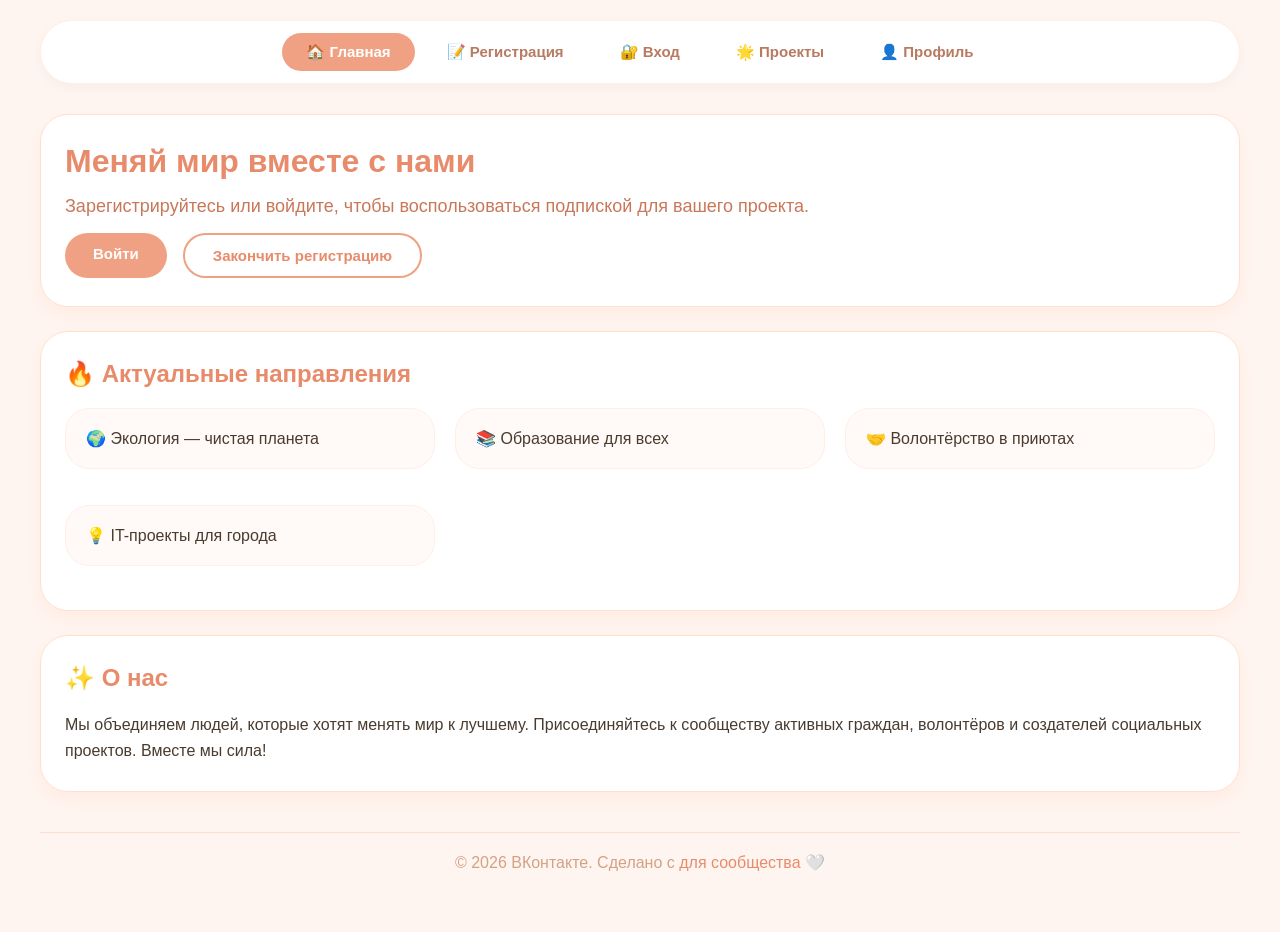
<file: index.html>
<!DOCTYPE html>
<html lang="ru">
<head>
    <meta charset="UTF-8">
    <meta name="viewport" content="width=device-width, initial-scale=1.0">
    <title>Главная | Меняй мир вместе с нами</title>
    <link rel="stylesheet" href="style.css">
</head>
<body>
    <div class="container">
        <div class="top-nav">
            <a href="index.html" class="nav-link active">🏠 Главная</a>
            <a href="register.html" class="nav-link">📝 Регистрация</a>
            <a href="login.html" class="nav-link">🔐 Вход</a>
            <a href="projects.html" class="nav-link">🌟 Проекты</a>
            <a href="profile.html" class="nav-link">👤 Профиль</a>
        </div>

        <div class="card">
            <h1>Меняй мир вместе с нами</h1>
            <p style="font-size: 18px; margin: 16px 0; color: #c97759;">Зарегистрируйтесь или войдите, чтобы воспользоваться подпиской для вашего проекта.</p>
            <div style="display: flex; gap: 16px; flex-wrap: wrap; margin-top: 8px;">
                <a href="login.html" class="btn">Войти</a>
                <a href="register.html" class="btn btn-outline">Закончить регистрацию</a>
            </div>
        </div>

        <div class="card">
            <h2>🔥 Актуальные направления</h2>
            <div class="project-grid">
                <div class="project-card">🌍 Экология — чистая планета</div>
                <div class="project-card">📚 Образование для всех</div>
                <div class="project-card">🤝 Волонтёрство в приютах</div>
                <div class="project-card">💡 IT-проекты для города</div>
            </div>
        </div>

        <div class="card">
            <h2>✨ О нас</h2>
            <p style="line-height: 1.6;">Мы объединяем людей, которые хотят менять мир к лучшему. Присоединяйтесь к сообществу активных граждан, волонтёров и создателей социальных проектов. Вместе мы сила!</p>
        </div>
    </div>

    <div class="footer">
        © 2026 ВКонтакте. Сделано с <a href="#">для сообщества</a> 🤍
    </div>
</body>
</html>
</file>
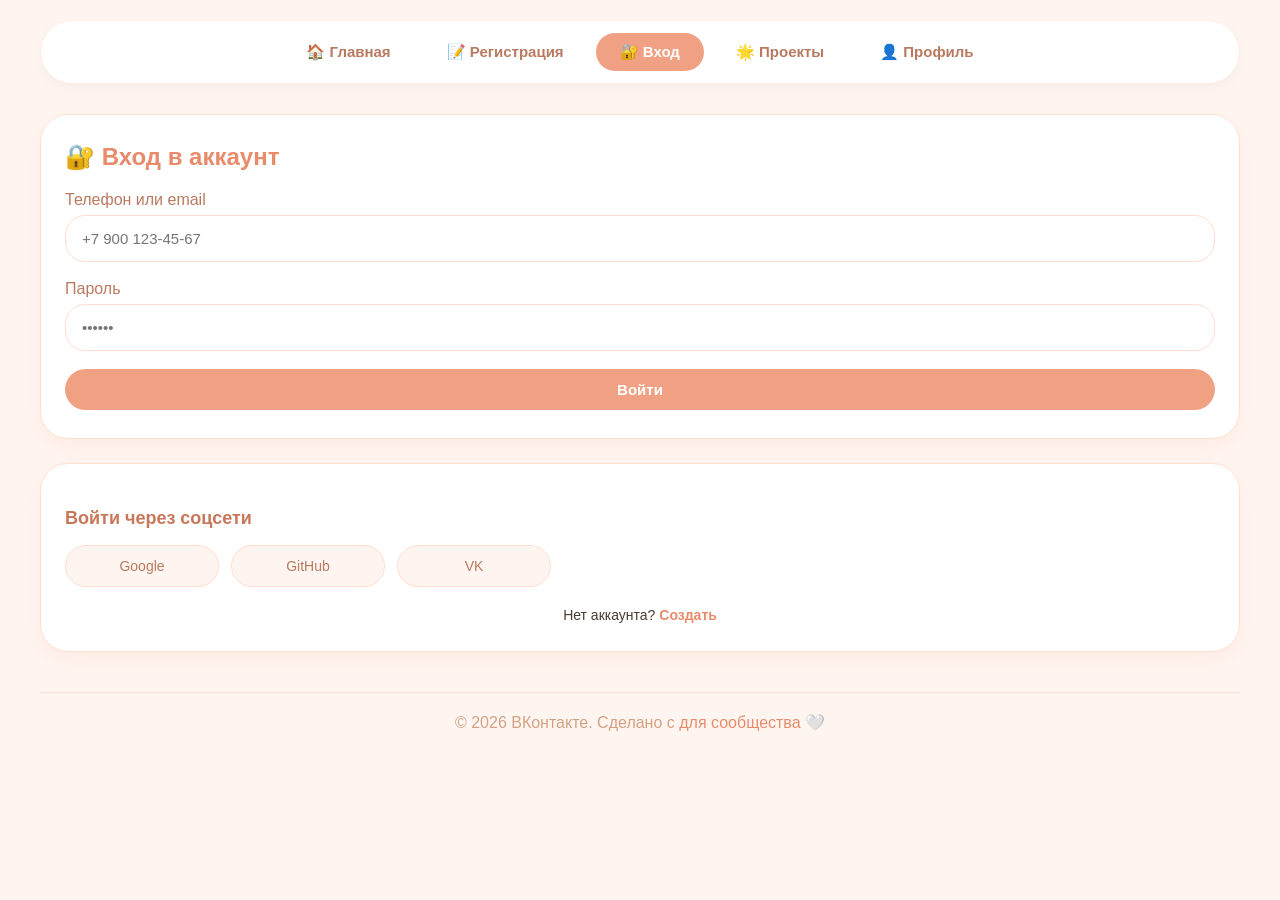
<file: login.html>
<!DOCTYPE html>
<html lang="ru">
<head>
    <meta charset="UTF-8">
    <meta name="viewport" content="width=device-width, initial-scale=1.0">
    <title>Вход | Меняй мир</title>
    <link rel="stylesheet" href="style.css">
</head>
<body>
    <div class="container">
        <div class="top-nav">
            <a href="index.html" class="nav-link">🏠 Главная</a>
            <a href="register.html" class="nav-link">📝 Регистрация</a>
            <a href="login.html" class="nav-link active">🔐 Вход</a>
            <a href="projects.html" class="nav-link">🌟 Проекты</a>
            <a href="profile.html" class="nav-link">👤 Профиль</a>
        </div>

        <div class="card">
            <h2>🔐 Вход в аккаунт</h2>
            <div class="input-group">
                <label>Телефон или email</label>
                <input type="text" placeholder="+7 900 123-45-67" id="loginUser">
            </div>
            <div class="input-group">
                <label>Пароль</label>
                <input type="password" placeholder="••••••" id="loginPass">
            </div>
            <a href="profile.html" class="btn" style="width: 100%; text-align: center; display: block;">Войти</a>
        </div>

        <div class="card">
            <h3>Войти через соцсети</h3>
            <div class="social-grid">
                <button class="social-btn" onclick="alert('Вход через Google')">Google</button>
                <button class="social-btn" onclick="alert('Вход через GitHub')">GitHub</button>
                <button class="social-btn" onclick="alert('Вход через VK')">VK</button>
            </div>
            <p style="margin-top: 20px; text-align: center; font-size: 14px;">Нет аккаунта? 
                <a href="register.html" style="color: #e88b6b; text-decoration: none; font-weight: 600;">Создать</a>
            </p>
        </div>
    </div>

    <div class="footer">
        © 2026 ВКонтакте. Сделано с <a href="#">для сообщества</a> 🤍
    </div>
</body>
</html>
</file>
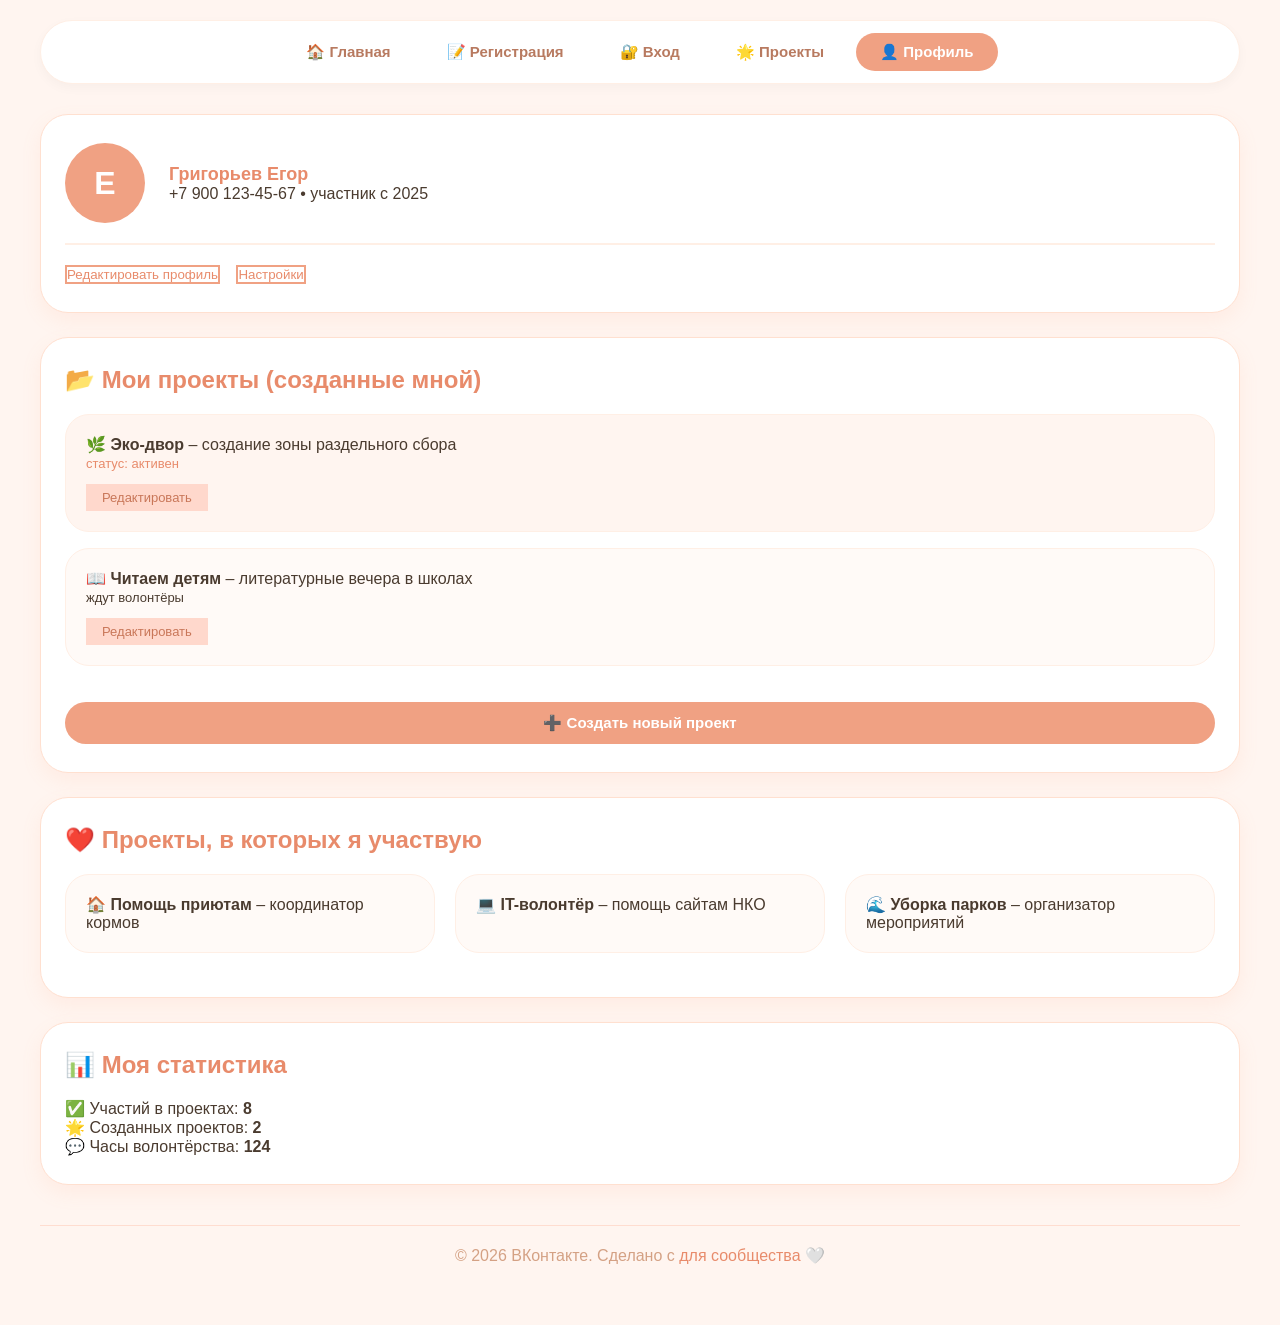
<file: profile.html>
<!DOCTYPE html>
<html lang="ru">
<head>
    <meta charset="UTF-8">
    <meta name="viewport" content="width=device-width, initial-scale=1.0">
    <title>Мой профиль | Меняй мир</title>
    <link rel="stylesheet" href="style.css">
</head>
<body>
    <div class="container">
        <div class="top-nav">
            <a href="index.html" class="nav-link">🏠 Главная</a>
            <a href="register.html" class="nav-link">📝 Регистрация</a>
            <a href="login.html" class="nav-link">🔐 Вход</a>
            <a href="projects.html" class="nav-link">🌟 Проекты</a>
            <a href="profile.html" class="nav-link active">👤 Профиль</a>
        </div>

        <div class="card">
            <div class="profile-header">
                <div class="avatar">Е</div>
                <div>
                    <h3 style="margin:0; color: #e88b6b;">Григорьев Егор</h3>
                    <p>+7 900 123-45-67 • участник с 2025</p>
                </div>
            </div>
            <button class="btn-outline" style="margin-right: 12px;" onclick="alert('Редактирование профиля')">Редактировать профиль</button>
            <button class="btn-outline" onclick="alert('Настройки')">Настройки</button>
        </div>


        <div class="card">
            <h2>📂 Мои проекты (созданные мной)</h2>
            <div class="project-card" style="background:#fff5f0;">
                <strong>🌿 Эко-двор</strong> – создание зоны раздельного сбора<br>
                <span style="font-size:13px; color:#e88b6b;">статус: активен</span>
                <div style="margin-top: 12px;"><button class="btn-secondary" style="padding: 6px 16px; font-size: 13px;">Редактировать</button></div>
            </div>
            <div class="project-card">
                <strong>📖 Читаем детям</strong> – литературные вечера в школах<br>
                <span style="font-size:13px;">ждут волонтёры</span>
                <div style="margin-top: 12px;"><button class="btn-secondary" style="padding: 6px 16px; font-size: 13px;">Редактировать</button></div>
            </div>
            <button class="btn" style="margin-top: 20px; width:100%;" onclick="alert('Форма создания нового проекта')">➕ Создать новый проект</button>
        </div>

        <div class="card">
            <h2>❤️ Проекты, в которых я участвую</h2>
            <div class="project-grid">
                <div class="project-card"><strong>🏠 Помощь приютам</strong> – координатор кормов</div>
                <div class="project-card"><strong>💻 IT-волонтёр</strong> – помощь сайтам НКО</div>
                <div class="project-card"><strong>🌊 Уборка парков</strong> – организатор мероприятий</div>
            </div>
        </div>

        <div class="card">
            <h2>📊 Моя статистика</h2>
            <p>✅ Участий в проектах: <strong>8</strong></p>
            <p>🌟 Созданных проектов: <strong>2</strong></p>
            <p>💬 Часы волонтёрства: <strong>124</strong></p>
        </div>
    </div>

    <div class="footer">
        © 2026 ВКонтакте. Сделано с <a href="#">для сообщества</a> 🤍
    </div>
</body>
</html>
</file>
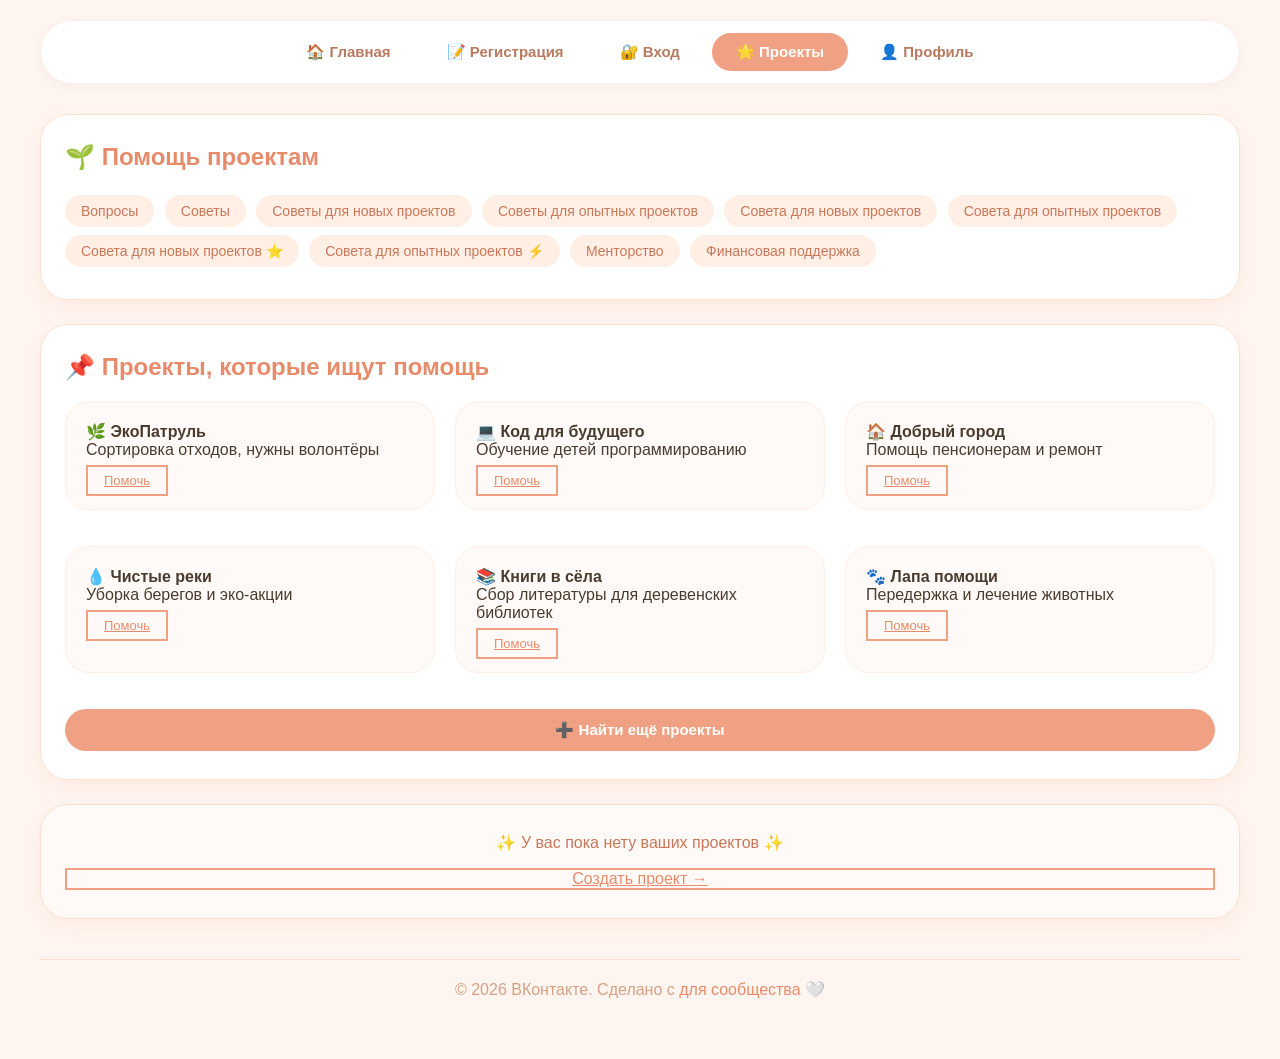
<file: projects.html>
<!DOCTYPE html>
<html lang="ru">
<head>
    <meta charset="UTF-8">
    <meta name="viewport" content="width=device-width, initial-scale=1.0">
    <title>Проекты | Меняй мир</title>
    <link rel="stylesheet" href="style.css">
</head>
<body>
    <div class="container">
        <div class="top-nav">
            <a href="index.html" class="nav-link">🏠 Главная</a>
            <a href="register.html" class="nav-link">📝 Регистрация</a>
            <a href="login.html" class="nav-link">🔐 Вход</a>
            <a href="projects.html" class="nav-link active">🌟 Проекты</a>
            <a href="profile.html" class="nav-link">👤 Профиль</a>
        </div>

        <div class="card">
            <h2>🌱 Помощь проектам</h2>
            <div>
                <span class="help-tag">Вопросы</span>
                <span class="help-tag">Советы</span>
                <span class="help-tag">Советы для новых проектов</span>
                <span class="help-tag">Советы для опытных проектов</span>
                <span class="help-tag">Совета для новых проектов</span>
                <span class="help-tag">Совета для опытных проектов</span>
                <span class="help-tag">Совета для новых проектов ⭐</span>
                <span class="help-tag">Совета для опытных проектов ⚡</span>
                <span class="help-tag">Менторство</span>
                <span class="help-tag">Финансовая поддержка</span>
            </div>
        </div>

        <div class="card">
            <h2>📌 Проекты, которые ищут помощь</h2>
            <div class="project-grid">
                <div class="project-card">
                    <strong>🌿 ЭкоПатруль</strong><br>
                    Сортировка отходов, нужны волонтёры
                    <div style="margin-top: 12px;"><a href="#" class="btn-outline" style="padding: 6px 16px; font-size: 13px;">Помочь</a></div>
                </div>
                <div class="project-card">
                    <strong>💻 Код для будущего</strong><br>
                    Обучение детей программированию
                    <div style="margin-top: 12px;"><a href="#" class="btn-outline" style="padding: 6px 16px; font-size: 13px;">Помочь</a></div>
                </div>
                <div class="project-card">
                    <strong>🏠 Добрый город</strong><br>
                    Помощь пенсионерам и ремонт
                    <div style="margin-top: 12px;"><a href="#" class="btn-outline" style="padding: 6px 16px; font-size: 13px;">Помочь</a></div>
                </div>
                <div class="project-card">
                    <strong>💧 Чистые реки</strong><br>
                    Уборка берегов и эко-акции
                    <div style="margin-top: 12px;"><a href="#" class="btn-outline" style="padding: 6px 16px; font-size: 13px;">Помочь</a></div>
                </div>
                <div class="project-card">
                    <strong>📚 Книги в сёла</strong><br>
                    Сбор литературы для деревенских библиотек
                    <div style="margin-top: 12px;"><a href="#" class="btn-outline" style="padding: 6px 16px; font-size: 13px;">Помочь</a></div>
                </div>
                <div class="project-card">
                    <strong>🐾 Лапа помощи</strong><br>
                    Передержка и лечение животных
                    <div style="margin-top: 12px;"><a href="#" class="btn-outline" style="padding: 6px 16px; font-size: 13px;">Помочь</a></div>
                </div>
            </div>
            <a href="#" class="btn" style="margin-top: 20px; width: 100%; text-align: center; display: block;">➕ Найти ещё проекты</a>
        </div>

        <div class="card" style="background: #fffaf7;">
            <p style="text-align: center; color: #c97759;">✨ У вас пока нету ваших проектов ✨</p>
            <a href="profile.html" class="btn-outline" style="width: 100%; text-align: center; display: block; margin-top: 16px;">Создать проект →</a>
        </div>
    </div>

    <div class="footer">
        © 2026 ВКонтакте. Сделано с <a href="#">для сообщества</a> 🤍
    </div>
</body>
</html>
</file>
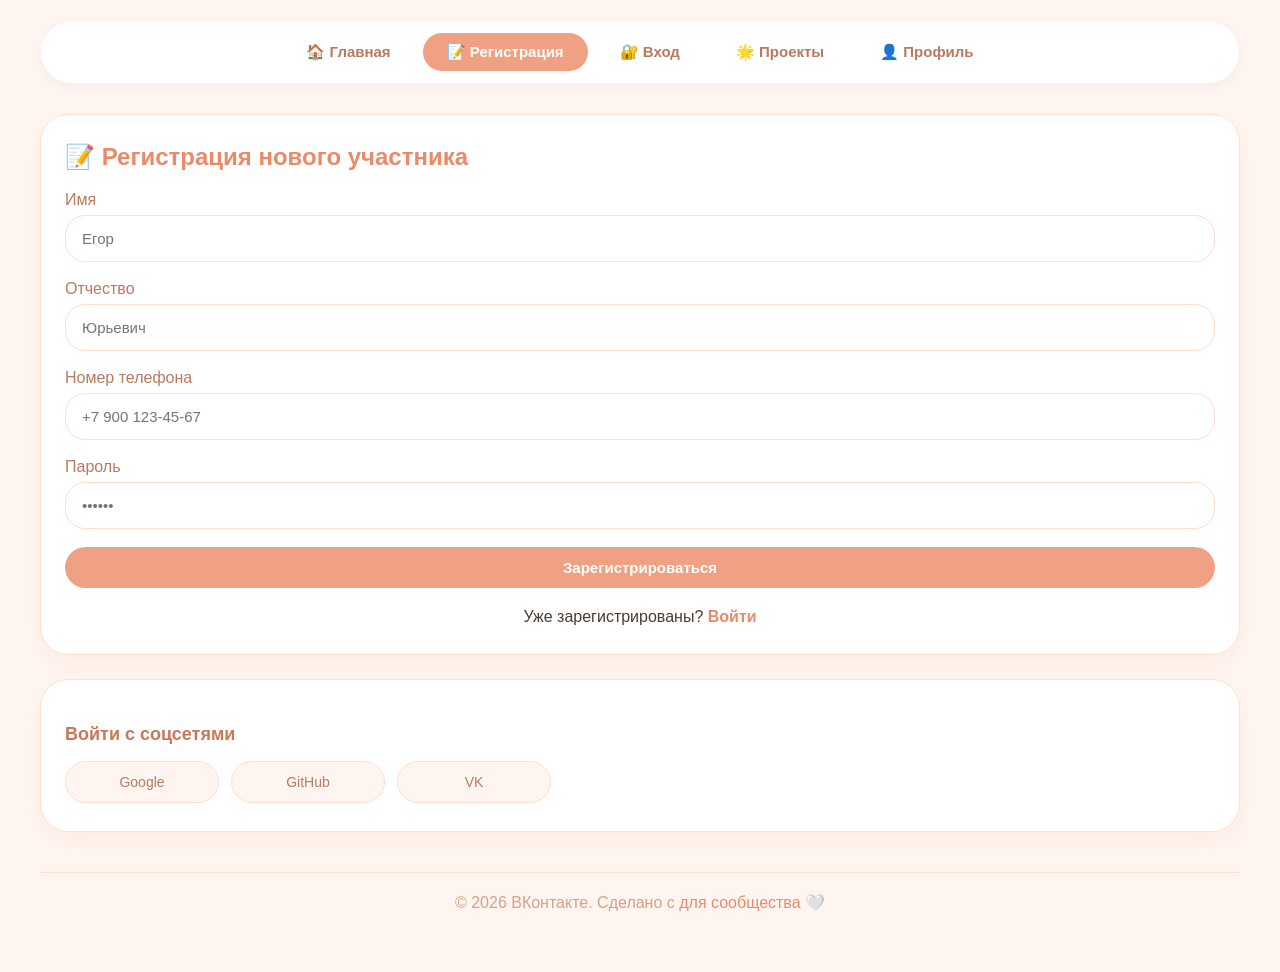
<file: register.html>
<!DOCTYPE html>
<html lang="ru">
<head>
    <meta charset="UTF-8">
    <meta name="viewport" content="width=device-width, initial-scale=1.0">
    <title>Регистрация | Меняй мир</title>
    <link rel="stylesheet" href="style.css">
</head>
<body>
    <div class="container">
        <div class="top-nav">
            <a href="index.html" class="nav-link">🏠 Главная</a>
            <a href="register.html" class="nav-link active">📝 Регистрация</a>
            <a href="login.html" class="nav-link">🔐 Вход</a>
            <a href="projects.html" class="nav-link">🌟 Проекты</a>
            <a href="profile.html" class="nav-link">👤 Профиль</a>
        </div>

        <div class="card">
            <h2>📝 Регистрация нового участника</h2>
            <div class="input-group">
                <label>Имя</label>
                <input type="text" placeholder="Егор" id="regName">
            </div>
            <div class="input-group">
                <label>Отчество</label>
                <input type="text" placeholder="Юрьевич" id="regPatronymic">
            </div>
            <div class="input-group">
                <label>Номер телефона</label>
                <input type="tel" placeholder="+7 900 123-45-67" id="regPhone">
            </div>
            <div class="input-group">
                <label>Пароль</label>
                <input type="password" placeholder="••••••" id="regPassword">
            </div>
            <a href="profile.html" class="btn" style="width: 100%; text-align: center; display: block;" onclick="localStorage.setItem('userName', document.getElementById('regName').value)">Зарегистрироваться</a>
            <p style="margin-top: 20px; text-align: center;">Уже зарегистрированы? 
                <a href="login.html" style="color: #e88b6b; text-decoration: none; font-weight: 600;">Войти</a>
            </p>
        </div>

        <div class="card">
            <h3>Войти с соцсетями</h3>
            <div class="social-grid">
                <button class="social-btn" onclick="alert('Вход через Google')">Google</button>
                <button class="social-btn" onclick="alert('Вход через GitHub')">GitHub</button>
                <button class="social-btn" onclick="alert('Вход через VK')">VK</button>
            </div>
        </div>
    </div>

    <div class="footer">
        © 2026 ВКонтакте. Сделано с <a href="#">для сообщества</a> 🤍
    </div>
</body>
</html>
</file>
<file: style.css>
* {
    margin: 0;
    padding: 0;
    box-sizing: border-box;
}

body {
    font-family: -apple-system, BlinkMacSystemFont, 'Segoe UI', Roboto, 'Helvetica Neue', sans-serif;
    background: #fff5f0;
    color: #4a3b2f;
    padding: 20px;
    min-height: 100vh;
}

.container {
    max-width: 1200px;
    margin: 0 auto;
}

.card {
    background: white;
    border-radius: 28px;
    padding: 28px 24px;
    box-shadow: 0 8px 20px rgba(255, 160, 122, 0.1);
    margin-bottom: 24px;
    border: 1px solid #ffe0d0;
}

h1 {
    font-size: 32px;
    font-weight: 700;
    color: #e88b6b;
}

h2 {
    font-size: 24px;
    font-weight: 600;
    margin-bottom: 20px;
    color: #e88b6b;
    display: flex;
    align-items: center;
    gap: 10px;
}

h3 {
    font-size: 18px;
    font-weight: 600;
    margin: 16px 0 12px;
    color: #c97759;
}

.btn {
    display: inline-block;
    background: #f0a183;
    color: white;
    border: none;
    padding: 12px 28px;
    border-radius: 40px;
    font-weight: 600;
    font-size: 15px;
    cursor: pointer;
    text-align: center;
    transition: 0.2s;
    text-decoration: none;
}

.btn:hover {
    background: #e88b6b;
    transform: translateY(-2px);
}

.btn-outline {
    background: transparent;
    border: 2px solid #f0a183;
    color: #e88b6b;
}

.btn-outline:hover {
    background: #fff0e8;
    transform: translateY(-2px);
}

.btn-secondary {
    background: #ffd8cc;
    color: #c97759;
    border: none;
}

.btn-secondary:hover {
    background: #ffc8b8;
}

.input-group {
    margin-bottom: 18px;
}

.input-group label {
    display: block;
    font-weight: 500;
    margin-bottom: 6px;
    color: #b87a60;
}

.input-group input,
.input-group textarea {
    width: 100%;
    padding: 14px 16px;
    border: 1px solid #ffddd0;
    border-radius: 20px;
    font-size: 15px;
    background: #ffffff;
    transition: 0.2s;
}

.input-group input:focus,
.input-group textarea:focus {
    outline: none;
    border-color: #f0a183;
    box-shadow: 0 0 0 3px rgba(240, 161, 131, 0.1);
}

.social-grid {
    display: grid;
    grid-template-columns: repeat(auto-fill, minmax(150px, 1fr));
    gap: 12px;
    margin-top: 16px;
}

.social-btn {
    background: #fff5f0;
    border: 1px solid #ffddd0;
    padding: 12px;
    border-radius: 60px;
    font-weight: 500;
    display: flex;
    align-items: center;
    justify-content: center;
    gap: 10px;
    cursor: pointer;
    transition: 0.2s;
    font-size: 14px;
    color: #b87a60;
}

.social-btn:hover {
    background: #ffe8e0;
    border-color: #f0a183;
}

.project-grid {
    display: grid;
    grid-template-columns: repeat(auto-fill, minmax(280px, 1fr));
    gap: 20px;
}

.project-card {
    background: #fffaf7;
    border-radius: 24px;
    padding: 20px;
    margin-bottom: 16px;
    border: 1px solid #ffefe5;
    transition: 0.2s;
}

.project-card:hover {
    box-shadow: 0 4px 12px rgba(240, 161, 131, 0.15);
    transform: translateY(-2px);
}

.help-tag {
    background: #ffefe5;
    border-radius: 30px;
    padding: 8px 16px;
    font-size: 14px;
    display: inline-block;
    margin: 4px 6px 4px 0;
    color: #c97759;
}

.profile-header {
    display: flex;
    align-items: center;
    gap: 24px;
    flex-wrap: wrap;
    border-bottom: 2px solid #ffefe5;
    padding-bottom: 20px;
    margin-bottom: 20px;
}

.avatar {
    width: 80px;
    height: 80px;
    background: #f0a183;
    border-radius: 50%;
    display: flex;
    align-items: center;
    justify-content: center;
    color: white;
    font-size: 32px;
    font-weight: bold;
}

.top-nav {
    background: white;
    border-radius: 60px;
    padding: 12px 24px;
    display: flex;
    flex-wrap: wrap;
    justify-content: center;
    gap: 8px;
    margin-bottom: 30px;
    box-shadow: 0 4px 12px rgba(0,0,0,0.03);
    border: 1px solid #ffefe5;
}

.nav-link {
    background: transparent;
    border: none;
    padding: 10px 24px;
    border-radius: 40px;
    font-weight: 600;
    font-size: 15px;
    cursor: pointer;
    text-decoration: none;
    color: #b87a60;
    transition: all 0.2s;
}

.nav-link:hover {
    background: #ffefe5;
    color: #e88b6b;
}

.nav-link.active {
    background: #f0a183;
    color: white;
}

.footer {
    text-align: center;
    max-width: 1200px;
    margin: 40px auto 20px;
    padding: 20px;
    border-top: 1px solid #ffddd0;
    color: #d4a184;
}

.footer a {
    color: #e88b6b;
    text-decoration: none;
}

@media (max-width: 700px) {
    body { padding: 12px; }
    .card { padding: 20px; }
    .top-nav { position: sticky; top: 8px; z-index: 100; }
}
</file>
